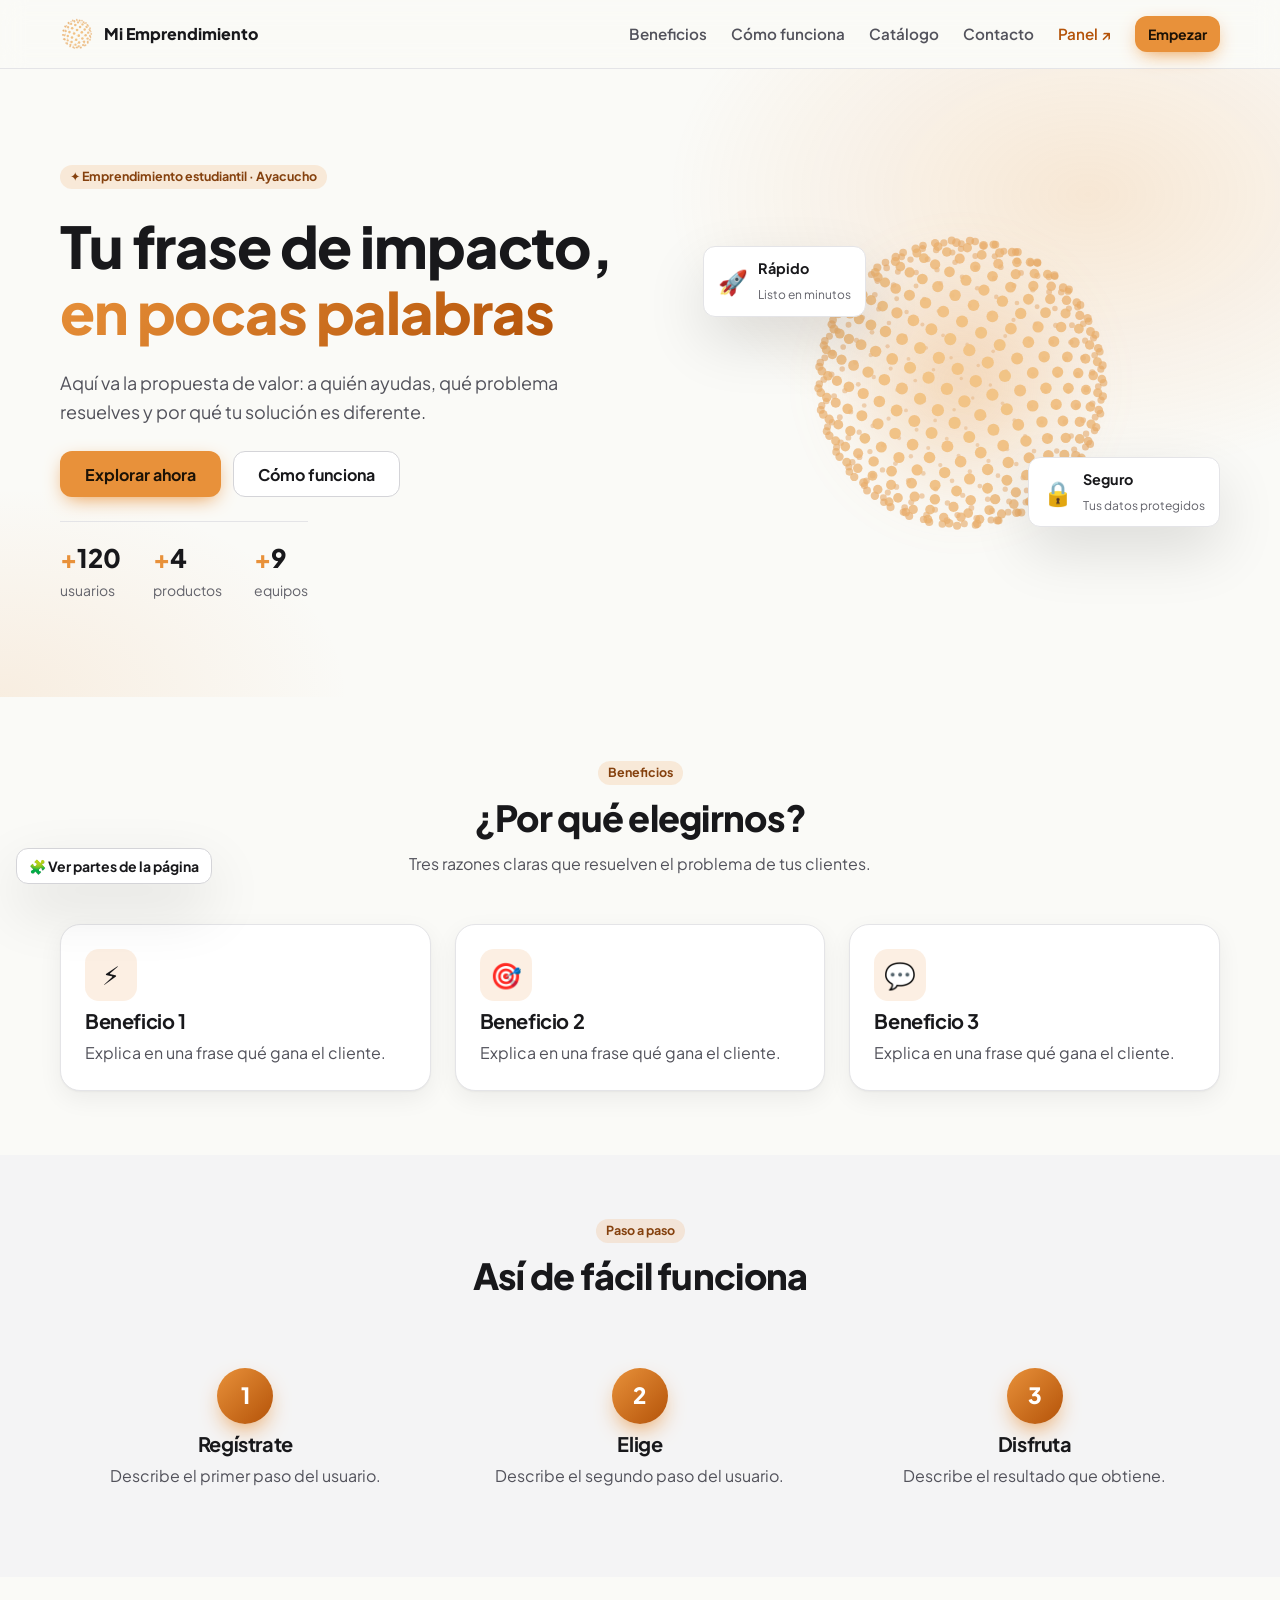
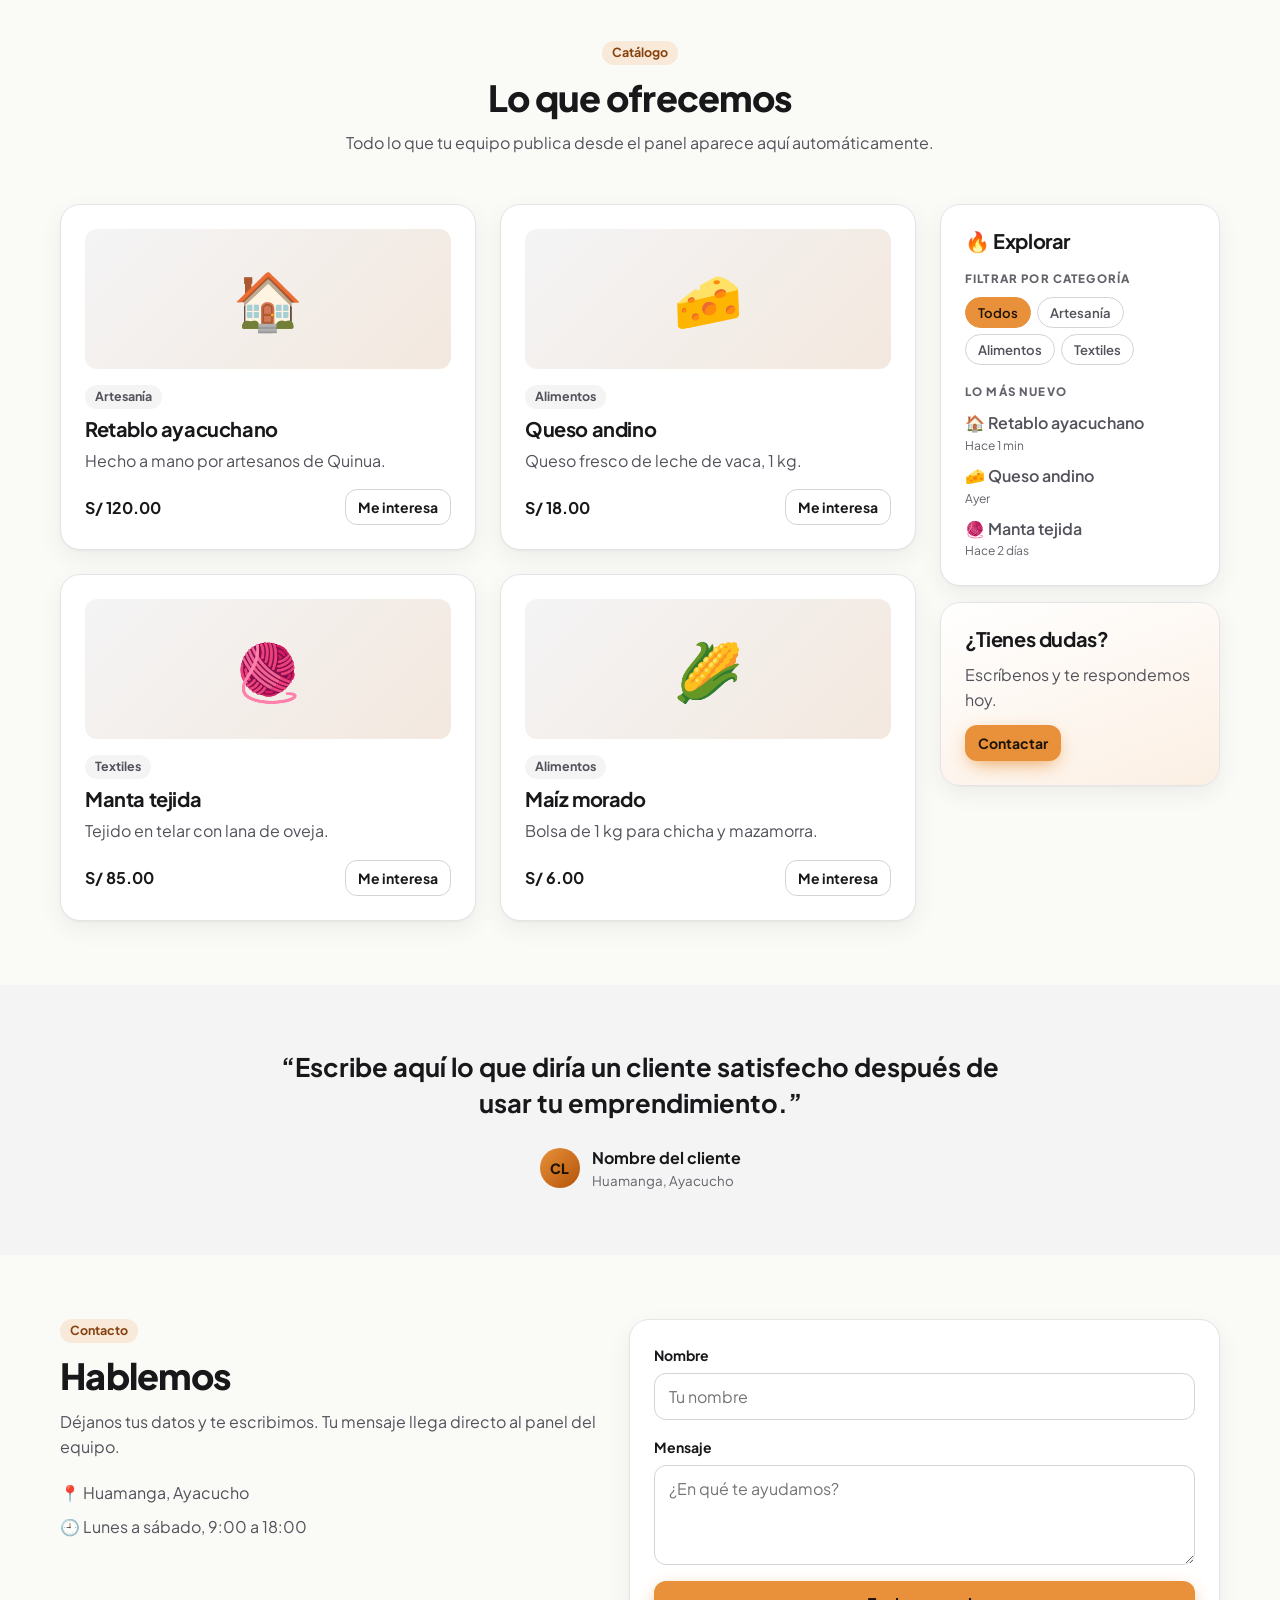
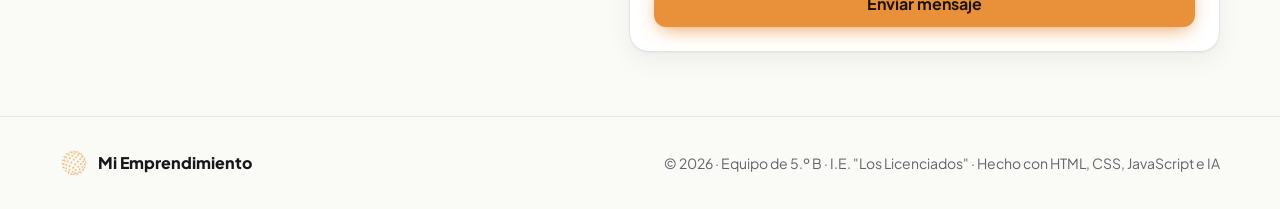
<file: index.html>
<!DOCTYPE html>
<html lang="es">
<head>
  <meta charset="UTF-8">
  <meta name="viewport" content="width=device-width, initial-scale=1">
  <title>Mi Emprendimiento · Sitio</title>
  <meta name="description" content="Propuesta de valor de mi emprendimiento.">
  <link rel="icon" href="data:image/svg+xml,%3Csvg xmlns='http://www.w3.org/2000/svg' viewBox='0 0 32 32'%3E%3Cdefs%3E%3ClinearGradient id='g' x1='0' y1='0' x2='1' y2='1'%3E%3Cstop offset='0' stop-color='%23F2C487'/%3E%3Cstop offset='1' stop-color='%23D98A3D'/%3E%3C/linearGradient%3E%3C/defs%3E%3Ccircle cx='16' cy='16' r='14' fill='url(%23g)'/%3E%3C/svg%3E">
  <meta name="theme-color" content="#FAFAF7">
  <link rel="preconnect" href="https://fonts.googleapis.com">
  <link rel="preconnect" href="https://fonts.gstatic.com" crossorigin>
  <link href="https://fonts.googleapis.com/css2?family=Plus+Jakarta+Sans:wght@400;600;700;800&display=swap" rel="stylesheet">
  <link rel="stylesheet" href="css/base.css">
  <link rel="stylesheet" href="css/cliente.css">
</head>
<body>

  <!-- ===================== 1. HEADER (encabezado) ===================== -->
  <header class="encabezado" data-parte="header">
    <div class="contenedor encabezado__fila">
      <a href="#inicio" class="marca">
        <canvas class="logo-esfera" width="34" height="34" aria-hidden="true"></canvas>
        <span data-config="nombre">Mi Emprendimiento</span>
      </a>

      <!-- ===================== 2. NAV (menú principal) ===================== -->
      <nav class="menu" id="menu" aria-label="Menú principal" data-parte="nav">
        <a href="#beneficios">Beneficios</a>
        <a href="#como-funciona">Cómo funciona</a>
        <a href="#catalogo">Catálogo</a>
        <a href="#contacto">Contacto</a>
        <a href="panel.html" class="menu__panel">Panel ↗</a>
      </nav>

      <div class="encabezado__acciones">
        <a href="#contacto" class="btn btn--primario btn--sm encabezado__cta">Empezar</a>
        <button class="btn btn--fantasma btn--icono menu__boton" id="menu-boton" aria-label="Abrir menú" aria-expanded="false" aria-controls="menu">☰</button>
      </div>
    </div>
  </header>

  <!-- ===================== 3. MAIN (contenido principal) ===================== -->
  <main data-parte="main">

    <!-- 3.1 PORTADA (hero): imagen principal + titular -->
    <section id="inicio" class="portada" data-parte="section · portada">
      <div class="contenedor portada__grid">
        <div class="portada__texto">
          <span class="chip aparecer">✦ Emprendimiento estudiantil · Ayacucho</span>
          <h1 class="aparecer" data-retraso="1">Tu frase de impacto, <span class="titulo-dorado">en pocas palabras</span></h1>
          <p class="portada__descripcion aparecer" data-retraso="2">
            Aquí va la propuesta de valor: a quién ayudas, qué problema resuelves
            y por qué tu solución es diferente.
          </p>
          <div class="portada__botones aparecer" data-retraso="3">
            <a href="#catalogo" class="btn btn--primario">Explorar ahora</a>
            <a href="#como-funciona" class="btn btn--secundario">Cómo funciona</a>
          </div>
          <dl class="portada__datos aparecer" data-retraso="3">
            <div><dt data-contar="120">0</dt><dd>usuarios</dd></div>
            <div><dt id="contador-catalogo">0</dt><dd id="contador-catalogo-etiqueta">en catálogo</dd></div>
            <div><dt data-contar="9">0</dt><dd>equipos</dd></div>
          </dl>
        </div>

        <!-- Imagen principal: esfera animada + tarjetas flotantes (cámbiala por tu ícono 3D o mascota) -->
        <div class="portada__visual" aria-hidden="true">
          <div class="portada__halo"></div>
          <canvas class="logo-esfera portada__esfera" width="340" height="340" data-puntos="520"></canvas>
          <div class="flotante flotante--1 flotar"><span>🚀</span><div><strong>Rápido</strong><small>Listo en minutos</small></div></div>
          <div class="flotante flotante--2 flotar"><span>🔒</span><div><strong>Seguro</strong><small>Tus datos protegidos</small></div></div>
        </div>
      </div>
    </section>

    <!-- 3.2 BENEFICIOS -->
    <section id="beneficios" class="seccion" data-parte="section · beneficios">
      <div class="contenedor">
        <header class="seccion__cabecera aparecer">
          <span class="chip">Beneficios</span>
          <h2>¿Por qué elegirnos?</h2>
          <p>Tres razones claras que resuelven el problema de tus clientes.</p>
        </header>
        <div class="rejilla rejilla--3">
          <article class="tarjeta tarjeta--hover beneficio aparecer"><span class="beneficio__icono">⚡</span><h3>Beneficio 1</h3><p>Explica en una frase qué gana el cliente.</p></article>
          <article class="tarjeta tarjeta--hover beneficio aparecer" data-retraso="1"><span class="beneficio__icono">🎯</span><h3>Beneficio 2</h3><p>Explica en una frase qué gana el cliente.</p></article>
          <article class="tarjeta tarjeta--hover beneficio aparecer" data-retraso="2"><span class="beneficio__icono">💬</span><h3>Beneficio 3</h3><p>Explica en una frase qué gana el cliente.</p></article>
        </div>
      </div>
    </section>

    <!-- 3.3 CÓMO FUNCIONA -->
    <section id="como-funciona" class="seccion seccion--suave" data-parte="section · cómo funciona">
      <div class="contenedor">
        <header class="seccion__cabecera aparecer">
          <span class="chip">Paso a paso</span>
          <h2>Así de fácil funciona</h2>
        </header>
        <ol class="pasos">
          <li class="paso aparecer"><span class="paso__numero">1</span><h3>Regístrate</h3><p>Describe el primer paso del usuario.</p></li>
          <li class="paso aparecer" data-retraso="1"><span class="paso__numero">2</span><h3>Elige</h3><p>Describe el segundo paso del usuario.</p></li>
          <li class="paso aparecer" data-retraso="2"><span class="paso__numero">3</span><h3>Disfruta</h3><p>Describe el resultado que obtiene.</p></li>
        </ol>
      </div>
    </section>

    <!-- 3.4 CATÁLOGO + ASIDE (contenido principal con barra lateral) -->
    <section id="catalogo" class="seccion" data-parte="section · catálogo">
      <div class="contenedor">
        <header class="seccion__cabecera aparecer">
          <span class="chip">Catálogo</span>
          <h2>Lo que ofrecemos</h2>
          <p>Todo lo que tu equipo publica desde el panel aparece aquí automáticamente.</p>
        </header>

        <div class="catalogo">
          <div class="catalogo__lista" id="catalogo-lista">
            <!-- Las tarjetas las crea js/cliente.js con los datos del panel -->
          </div>

          <!-- ===================== 4. ASIDE (barra lateral) ===================== -->
          <aside class="lateral" data-parte="aside">
            <div class="tarjeta lateral__bloque">
              <h3>🔥 Explorar</h3>
              <h4 class="lateral__subtitulo">Filtrar por categoría</h4>
              <div class="filtros" id="filtros-categoria"></div>
              <h4 class="lateral__subtitulo">Lo más nuevo</h4>
              <ul class="lateral__lista" id="lista-novedades"></ul>
            </div>
            <div class="tarjeta lateral__bloque lateral__bloque--acento">
              <h3>¿Tienes dudas?</h3>
              <p>Escríbenos y te respondemos hoy.</p>
              <a href="#contacto" class="btn btn--primario btn--sm">Contactar</a>
            </div>
          </aside>
        </div>
      </div>
    </section>

    <!-- 3.5 TESTIMONIO -->
    <section class="seccion seccion--suave" data-parte="section · testimonio">
      <div class="contenedor">
        <figure class="testimonio aparecer">
          <blockquote>“Escribe aquí lo que diría un cliente satisfecho después de usar tu emprendimiento.”</blockquote>
          <figcaption><span class="avatar">CL</span><div><strong>Nombre del cliente</strong><small>Huamanga, Ayacucho</small></div></figcaption>
        </figure>
      </div>
    </section>

    <!-- 3.6 CONTACTO (formulario del cliente) -->
    <section id="contacto" class="seccion" data-parte="section · contacto">
      <div class="contenedor contacto">
        <div class="aparecer">
          <span class="chip">Contacto</span>
          <h2>Hablemos</h2>
          <p>Déjanos tus datos y te escribimos. Tu mensaje llega directo al panel del equipo.</p>
          <ul class="contacto__datos">
            <li>📍 Huamanga, Ayacucho</li>
            <li>🕘 Lunes a sábado, 9:00 a 18:00</li>
          </ul>
        </div>
        <form class="tarjeta contacto__formulario aparecer" data-retraso="1" id="formulario-contacto" novalidate>
          <div class="campo"><label for="f-nombre">Nombre</label><input class="input" id="f-nombre" name="nombre" required placeholder="Tu nombre"></div>
          <div class="campo"><label for="f-mensaje">Mensaje</label><textarea class="input" id="f-mensaje" name="mensaje" required placeholder="¿En qué te ayudamos?"></textarea></div>
          <button class="btn btn--primario" type="submit" style="width:100%">Enviar mensaje</button>
        </form>
      </div>
    </section>
  </main>

  <!-- ===================== 5. FOOTER (pie de página) ===================== -->
  <footer class="pie" data-parte="footer">
    <div class="contenedor pie__fila">
      <a href="#inicio" class="marca"><canvas class="logo-esfera" width="28" height="28" aria-hidden="true"></canvas><span data-config="nombre">Mi Emprendimiento</span></a>
      <p>© 2026 · Equipo de 5.º B · I.E. "Los Licenciados" · Hecho con HTML, CSS, JavaScript e IA</p>
    </div>
  </footer>

  <!-- 🎓 Botón para clase: muestra las partes de la página -->
  <button class="btn btn--secundario btn--sm boton-partes" id="boton-partes" aria-pressed="false">🧩 Ver partes de la página</button>

  <!-- El orden importa: configuración → datos → animaciones → lógica -->
  <script src="js/config.js"></script>
  <script src="js/data.js"></script>
  <script src="js/animaciones.js"></script>
  <script src="js/cliente.js"></script>
</body>
</html>
</file>
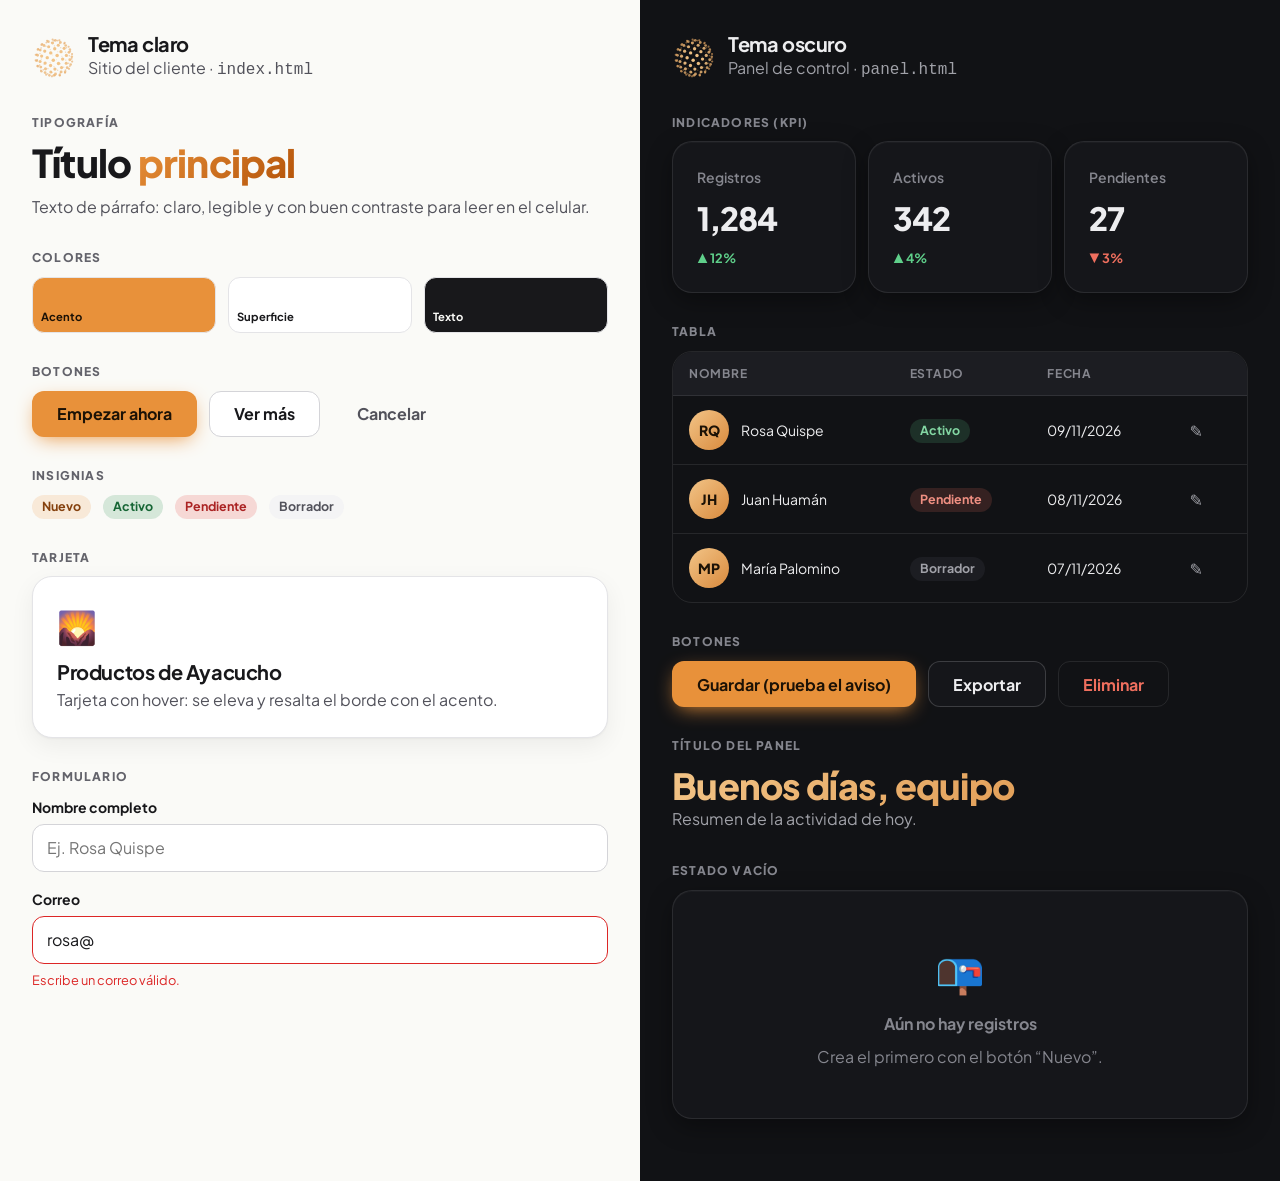
<file: componentes.html>
<!DOCTYPE html>
<html lang="es">
<head>
  <meta charset="UTF-8">
  <meta name="viewport" content="width=device-width, initial-scale=1">
  <title>Catálogo de componentes · Los Licenciados</title>
  <link rel="icon" href="data:image/svg+xml,%3Csvg xmlns='http://www.w3.org/2000/svg' viewBox='0 0 32 32'%3E%3Cdefs%3E%3ClinearGradient id='g' x1='0' y1='0' x2='1' y2='1'%3E%3Cstop offset='0' stop-color='%23F2C487'/%3E%3Cstop offset='1' stop-color='%23D98A3D'/%3E%3C/linearGradient%3E%3C/defs%3E%3Ccircle cx='16' cy='16' r='14' fill='url(%23g)'/%3E%3C/svg%3E">
  <meta name="theme-color" content="#FAFAF7">
  <link rel="preconnect" href="https://fonts.googleapis.com">
  <link rel="preconnect" href="https://fonts.gstatic.com" crossorigin>
  <link href="https://fonts.googleapis.com/css2?family=Plus+Jakarta+Sans:wght@400;600;700;800&display=swap" rel="stylesheet">
  <link rel="stylesheet" href="css/base.css">
  <style>
    /* Estilos SOLO de esta página de muestra */
    .catalogo { display: grid; grid-template-columns: 1fr; min-height: 100vh; }
    @media (min-width: 1000px) { .catalogo { grid-template-columns: 1fr 1fr; } }
    .lado { padding: var(--e-8); background: var(--fondo); color: var(--texto); }
    .lado > header { display: flex; align-items: center; gap: var(--e-3); margin-bottom: var(--e-8); }
    .bloque { margin-bottom: var(--e-8); }
    .bloque > h4 { font-size: .75rem; text-transform: uppercase; letter-spacing: .1em; color: var(--texto-tenue); margin-bottom: var(--e-3); }
    .fila { display: flex; flex-wrap: wrap; gap: var(--e-3); align-items: center; }
    .rejilla-3 { display: grid; grid-template-columns: repeat(3, 1fr); gap: var(--e-3); }
    .muestra { height: 56px; border-radius: var(--radio); border: 1px solid var(--borde); display: grid; place-items: end start; padding: 6px 8px; font-size: .7rem; font-weight: 700; }
  </style>
</head>
<body>
  <div class="catalogo">
    <!-- ☀️ TEMA CLARO — sitio del cliente -->
    <section class="lado" aria-label="Tema claro">
      <header>
        <canvas class="logo-esfera" width="44" height="44" aria-hidden="true"></canvas>
        <div><h3>Tema claro</h3><p>Sitio del cliente · <code>index.html</code></p></div>
      </header>

      <div class="bloque"><h4>Tipografía</h4>
        <h1 style="font-size:2.4rem">Título <span class="titulo-dorado">principal</span></h1>
        <p style="margin-top:8px">Texto de párrafo: claro, legible y con buen contraste para leer en el celular.</p>
      </div>

      <div class="bloque"><h4>Colores</h4>
        <div class="rejilla-3">
          <div class="muestra" style="background:var(--acento);color:var(--sobre-acento)">Acento</div>
          <div class="muestra" style="background:var(--superficie)">Superficie</div>
          <div class="muestra" style="background:var(--texto);color:var(--fondo)">Texto</div>
        </div>
      </div>

      <div class="bloque"><h4>Botones</h4>
        <div class="fila">
          <button class="btn btn--primario">Empezar ahora</button>
          <button class="btn btn--secundario">Ver más</button>
          <button class="btn btn--fantasma">Cancelar</button>
        </div>
      </div>

      <div class="bloque"><h4>Insignias</h4>
        <div class="fila">
          <span class="chip">Nuevo</span><span class="chip chip--exito">Activo</span>
          <span class="chip chip--alerta">Pendiente</span><span class="chip chip--neutro">Borrador</span>
        </div>
      </div>

      <div class="bloque"><h4>Tarjeta</h4>
        <article class="tarjeta tarjeta--hover">
          <div style="font-size:2rem" class="flotar">🌄</div>
          <h3 style="margin:8px 0 4px">Productos de Ayacucho</h3>
          <p>Tarjeta con hover: se eleva y resalta el borde con el acento.</p>
        </article>
      </div>

      <div class="bloque"><h4>Formulario</h4>
        <div class="campo"><label for="c1">Nombre completo</label><input id="c1" class="input" placeholder="Ej. Rosa Quispe"></div>
        <div class="campo campo--error"><label for="c2">Correo</label><input id="c2" class="input" value="rosa@"><span class="campo__ayuda">Escribe un correo válido.</span></div>
      </div>
    </section>

    <!-- 🌙 TEMA OSCURO — panel de control -->
    <section class="lado" data-tema="oscuro" aria-label="Tema oscuro">
      <header>
        <canvas class="logo-esfera" width="44" height="44" aria-hidden="true"></canvas>
        <div><h3>Tema oscuro</h3><p>Panel de control · <code>panel.html</code></p></div>
      </header>

      <div class="bloque"><h4>Indicadores (KPI)</h4>
        <div class="rejilla-3">
          <div class="tarjeta kpi"><span class="kpi__etiqueta">Registros</span><span class="kpi__valor" data-contar="1284">0</span><span class="kpi__cambio">▲ 12%</span></div>
          <div class="tarjeta kpi"><span class="kpi__etiqueta">Activos</span><span class="kpi__valor" data-contar="342">0</span><span class="kpi__cambio">▲ 4%</span></div>
          <div class="tarjeta kpi"><span class="kpi__etiqueta">Pendientes</span><span class="kpi__valor" data-contar="27">0</span><span class="kpi__cambio kpi__cambio--baja">▼ 3%</span></div>
        </div>
      </div>

      <div class="bloque"><h4>Tabla</h4>
        <div class="tabla-envoltura">
          <table class="tabla">
            <thead><tr><th>Nombre</th><th>Estado</th><th>Fecha</th><th></th></tr></thead>
            <tbody>
              <tr><td><div class="fila"><span class="avatar">RQ</span>Rosa Quispe</div></td><td><span class="chip chip--exito">Activo</span></td><td>09/11/2026</td><td><button class="btn btn--fantasma btn--icono" aria-label="Editar">✎</button></td></tr>
              <tr><td><div class="fila"><span class="avatar">JH</span>Juan Huamán</div></td><td><span class="chip chip--alerta">Pendiente</span></td><td>08/11/2026</td><td><button class="btn btn--fantasma btn--icono" aria-label="Editar">✎</button></td></tr>
              <tr><td><div class="fila"><span class="avatar">MP</span>María Palomino</div></td><td><span class="chip chip--neutro">Borrador</span></td><td>07/11/2026</td><td><button class="btn btn--fantasma btn--icono" aria-label="Editar">✎</button></td></tr>
            </tbody>
          </table>
        </div>
      </div>

      <div class="bloque"><h4>Botones</h4>
        <div class="fila">
          <button class="btn btn--primario" onclick="Animaciones.aviso('Guardado con éxito')">Guardar (prueba el aviso)</button>
          <button class="btn btn--secundario">Exportar</button>
          <button class="btn btn--peligro">Eliminar</button>
        </div>
      </div>

      <div class="bloque"><h4>Título del panel</h4>
        <h2 class="titulo-dorado">Buenos días, equipo</h2>
        <p>Resumen de la actividad de hoy.</p>
      </div>

      <div class="bloque"><h4>Estado vacío</h4>
        <div class="tarjeta vacio"><span class="vacio__icono">📭</span><strong>Aún no hay registros</strong><span>Crea el primero con el botón “Nuevo”.</span></div>
      </div>
    </section>
  </div>

  <script src="js/animaciones.js"></script>
</body>
</html>
</file>
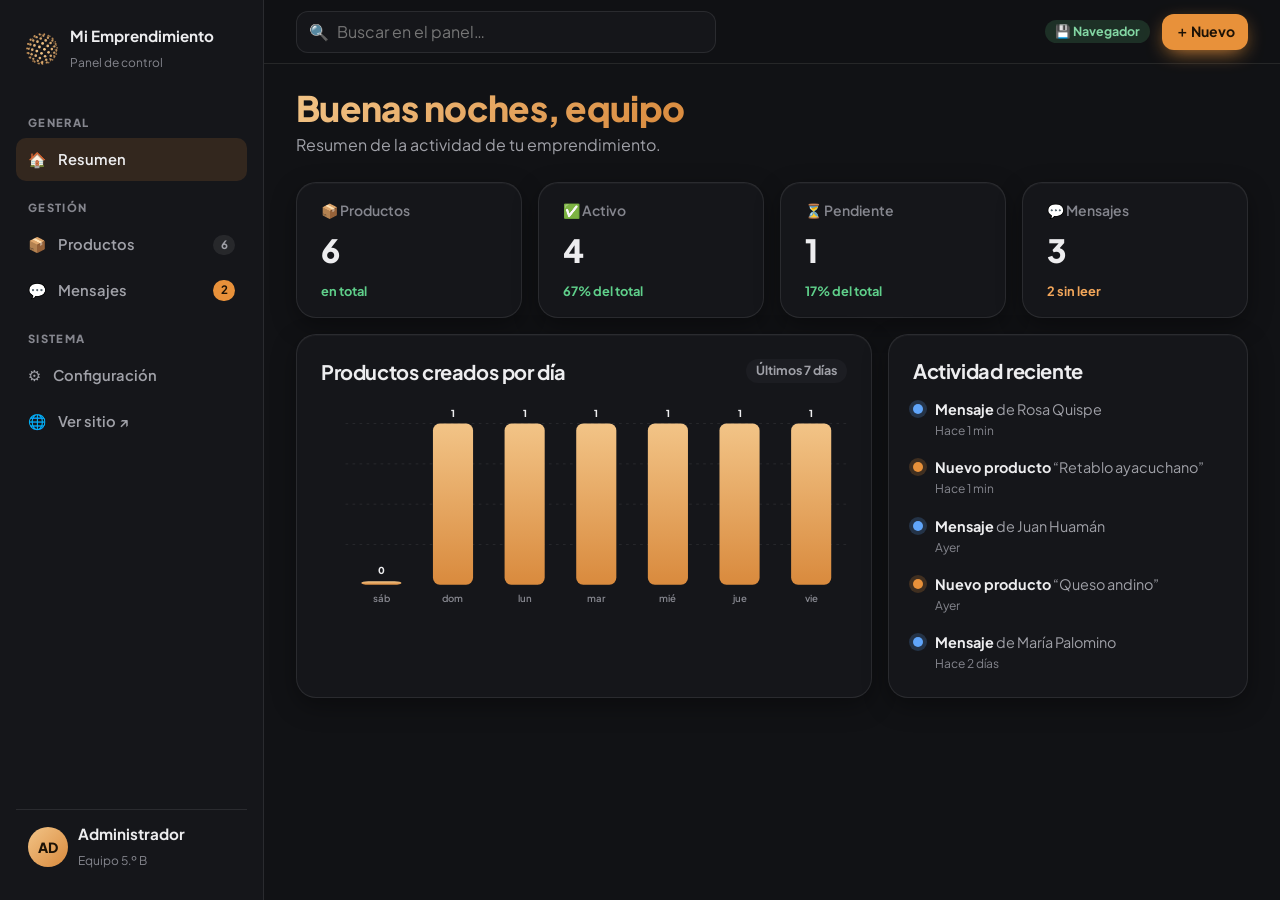
<file: panel.html>
<!DOCTYPE html>
<html lang="es" data-tema="oscuro">
<head>
  <meta charset="UTF-8">
  <meta name="viewport" content="width=device-width, initial-scale=1">
  <title>Panel de control · Mi Emprendimiento</title>
  <link rel="icon" href="data:image/svg+xml,%3Csvg xmlns='http://www.w3.org/2000/svg' viewBox='0 0 32 32'%3E%3Cdefs%3E%3ClinearGradient id='g' x1='0' y1='0' x2='1' y2='1'%3E%3Cstop offset='0' stop-color='%23F2C487'/%3E%3Cstop offset='1' stop-color='%23D98A3D'/%3E%3C/linearGradient%3E%3C/defs%3E%3Ccircle cx='16' cy='16' r='14' fill='url(%23g)'/%3E%3C/svg%3E">
  <meta name="theme-color" content="#111215">
  <link rel="preconnect" href="https://fonts.googleapis.com">
  <link rel="preconnect" href="https://fonts.gstatic.com" crossorigin>
  <link href="https://fonts.googleapis.com/css2?family=Plus+Jakarta+Sans:wght@400;600;700;800&display=swap" rel="stylesheet">
  <link rel="stylesheet" href="css/base.css">
  <link rel="stylesheet" href="css/panel.css">
</head>
<body>
  <div class="panel">

    <!-- ===================== BARRA LATERAL (aside) ===================== -->
    <aside class="lateral" id="lateral" aria-label="Navegación del panel">
      <div class="lateral__marca">
        <canvas class="logo-esfera" width="36" height="36" aria-hidden="true"></canvas>
        <div><strong data-config="nombre">Mi Emprendimiento</strong><small>Panel de control</small></div>
      </div>

      <nav class="lateral__menu">
        <p class="lateral__grupo">General</p>
        <a href="#resumen" class="lateral__enlace" data-vista="resumen"><span>🏠</span>Resumen</a>

        <p class="lateral__grupo">Gestión</p>
        <a href="#registros" class="lateral__enlace" data-vista="registros"><span id="menu-icono">📋</span><span id="menu-modulo">Registros</span><b class="lateral__contador" id="contador-registros">0</b></a>
        <a href="#mensajes" class="lateral__enlace" data-vista="mensajes"><span>💬</span>Mensajes<b class="lateral__contador lateral__contador--nuevo" id="contador-mensajes" hidden>0</b></a>

        <p class="lateral__grupo">Sistema</p>
        <a href="#configuracion" class="lateral__enlace" data-vista="configuracion"><span>⚙️</span>Configuración</a>
        <a href="index.html" class="lateral__enlace" id="enlace-sitio"><span>🌐</span>Ver sitio ↗</a>
      </nav>

      <div class="lateral__usuario">
        <span class="avatar">AD</span>
        <div><strong>Administrador</strong><small>Equipo 5.º B</small></div>
      </div>
    </aside>
    <div class="cortina" id="cortina"></div>

    <!-- ===================== ZONA PRINCIPAL ===================== -->
    <div class="principal">
      <!-- Barra superior -->
      <header class="superior">
        <button class="btn btn--fantasma btn--icono superior__menu" id="abrir-lateral" aria-label="Abrir menú">☰</button>
        <div class="superior__buscar">
          <span aria-hidden="true">🔍</span>
          <input type="search" id="buscador-global" placeholder="Buscar en el panel…" aria-label="Buscar">
        </div>
        <div class="superior__acciones">
          <span class="chip chip--exito superior__estado">● En línea</span>
          <button class="btn btn--primario btn--sm" data-abrir-modal>＋ Nuevo</button>
        </div>
      </header>

      <main class="contenido">

        <!-- ========== VISTA: RESUMEN ========== -->
        <section class="vista" id="vista-resumen" data-vista="resumen">
          <div class="vista__cabecera">
            <div>
              <h1 class="titulo-dorado" id="saludo">Buenos días, equipo</h1>
              <p>Resumen de la actividad de tu emprendimiento.</p>
            </div>
          </div>

          <div class="kpis" id="kpis"></div>

          <div class="rejilla-resumen">
            <article class="tarjeta">
              <div class="tarjeta__cabecera"><h2 class="h-tarjeta" id="grafico-titulo">Registros por día</h2><span class="chip chip--neutro">Últimos 7 días</span></div>
              <div id="grafico" class="grafico" role="img" aria-label="Gráfico de registros por día"></div>
            </article>
            <article class="tarjeta">
              <div class="tarjeta__cabecera"><h2 class="h-tarjeta">Actividad reciente</h2></div>
              <ul class="actividad" id="actividad"></ul>
            </article>
          </div>
        </section>

        <!-- ========== VISTA: REGISTROS (módulo principal) ========== -->
        <section class="vista" id="vista-registros" data-vista="registros" hidden>
          <div class="vista__cabecera">
            <div>
              <h1 class="titulo-dorado" id="titulo-modulo">Registros</h1>
              <p>Crea, edita y elimina la información de tu emprendimiento.</p>
            </div>
            <button class="btn btn--primario" data-abrir-modal id="boton-nuevo">＋ Nuevo registro</button>
          </div>

          <div class="barra-herramientas">
            <input type="search" class="input" id="buscador-tabla" placeholder="Buscar…" aria-label="Buscar registros">
            <select class="input" id="filtro-estado" aria-label="Filtrar por estado"></select>
          </div>

          <div class="tabla-envoltura">
            <table class="tabla" id="tabla-registros"><thead></thead><tbody></tbody></table>
          </div>
          <p class="tabla__pie" id="tabla-pie"></p>
        </section>

        <!-- ========== VISTA: MENSAJES (desde el formulario del sitio) ========== -->
        <section class="vista" id="vista-mensajes" data-vista="mensajes" hidden>
          <div class="vista__cabecera">
            <div><h1 class="titulo-dorado">Mensajes</h1><p>Lo que tus clientes escribieron en el formulario de contacto del sitio.</p></div>
          </div>
          <div class="mensajes" id="lista-mensajes"></div>
        </section>

        <!-- ========== VISTA: CONFIGURACIÓN ========== -->
        <section class="vista" id="vista-configuracion" data-vista="configuracion" hidden>
          <div class="vista__cabecera">
            <div><h1 class="titulo-dorado">Configuración</h1><p>Prueba cambios visuales en vivo. Para que sean permanentes, cámbialos en <code>css/base.css</code>.</p></div>
          </div>
          <div class="rejilla-config">
            <article class="tarjeta">
              <h2 class="h-tarjeta">🎨 Color de acento</h2>
              <p>Elige un color y mira cómo cambia todo el panel.</p>
              <div class="colores" id="colores">
                <button class="color" style="--c:#E8913A" data-color="#E8913A" aria-label="Ámbar"></button>
                <button class="color" style="--c:#22C55E" data-color="#22C55E" aria-label="Verde"></button>
                <button class="color" style="--c:#3B82F6" data-color="#3B82F6" aria-label="Azul"></button>
                <button class="color" style="--c:#A855F7" data-color="#A855F7" aria-label="Morado"></button>
                <button class="color" style="--c:#EF4444" data-color="#EF4444" aria-label="Rojo"></button>
                <label class="color color--libre" aria-label="Color personalizado"><input type="color" id="color-libre" value="#E8913A"></label>
              </div>
            </article>
            <article class="tarjeta">
              <h2 class="h-tarjeta">🌓 Tema</h2>
              <p>Cambia entre el tema oscuro y el claro.</p>
              <button class="btn btn--secundario" id="cambiar-tema">☀️ Usar tema claro</button>
            </article>
            <article class="tarjeta">
              <h2 class="h-tarjeta">♻️ Restablecer datos</h2>
              <p>Borra todo lo guardado y vuelve a los datos de ejemplo de <code>config.js</code>.</p>
              <button class="btn btn--peligro" id="restablecer">Restablecer datos</button>
            </article>
            <article class="tarjeta">
              <h2 class="h-tarjeta">🧩 Partes de este software</h2>
              <ul class="partes-lista">
                <li><code>panel.html</code> Interfaz del panel</li>
                <li><code>css/base.css</code> Diseño (colores y componentes)</li>
                <li><code>css/panel.css</code> Diseño propio del panel</li>
                <li><code>js/panel.js</code> Lógica del panel</li>
                <li><code>js/config.js</code> Configuración (qué datos guarda)</li>
                <li><code>js/data.js</code> Datos (dónde se guardan)</li>
              </ul>
            </article>
          </div>
        </section>
      </main>
    </div>
  </div>

  <!-- ===================== VENTANA MODAL: formulario ===================== -->
  <dialog class="modal" id="modal" aria-labelledby="modal-titulo">
    <form method="dialog" class="modal__contenido" id="formulario-registro" novalidate>
      <div class="modal__cabecera">
        <h2 id="modal-titulo">Nuevo registro</h2>
        <button class="btn btn--fantasma btn--icono" value="cancelar" formnovalidate aria-label="Cerrar">✕</button>
      </div>
      <div id="campos-formulario"></div>
      <div class="modal__pie">
        <button class="btn btn--fantasma" value="cancelar" formnovalidate>Cancelar</button>
        <button class="btn btn--primario" value="guardar" id="boton-guardar">Guardar</button>
      </div>
    </form>
  </dialog>

  <!-- El orden importa: configuración → datos → animaciones → lógica -->
  <script src="js/config.js"></script>
  <script src="js/data.js"></script>
  <script src="js/animaciones.js"></script>
  <script src="js/panel.js"></script>
</body>
</html>
</file>
<file: css/base.css>
/* =============================================================
   🎨 SISTEMA DE DISEÑO — Los Licenciados
   Este archivo define CÓMO SE VE todo el proyecto.
   · Tema claro  → sitio del cliente (index.html)
   · Tema oscuro → panel de control (panel.html), con data-tema="oscuro"
   Para cambiar la identidad del proyecto, cambia SOLO las variables.
   ============================================================= */

/* ---------- 1. Variables (tokens) ---------- */
:root {
  /* Marca */
  --acento: #E8913A;            /* ámbar: botones, selección, detalles */
  --acento-fuerte: #B45309;     /* ámbar oscuro: enlaces y texto sobre fondo claro */
  --sobre-acento: #1C1206;      /* texto encima del acento */
  --dorado-1: #E8913A;          /* degradado de títulos (más oscuro en tema claro) */
  --dorado-2: #B45309;
  --exito: #15803D;
  --alerta: #DC2626;

  /* Superficies (tema claro) */
  --fondo: #FAFAF7;
  --superficie: #FFFFFF;
  --superficie-2: #F4F4F5;
  --texto: #18181B;
  --texto-suave: #52525B;
  --texto-tenue: #63636B;
  --borde: #E4E4E7;
  --borde-fuerte: #D4D4D8;

  /* Tipografía */
  --fuente: "Plus Jakarta Sans", system-ui, -apple-system, "Segoe UI", sans-serif;
  --fs-base: 1rem;
  --fs-sm: 0.875rem;
  --fs-lg: 1.125rem;
  --fs-h3: 1.25rem;
  --fs-h2: clamp(1.6rem, 3.5vw, 2.25rem);
  --fs-h1: clamp(2.1rem, 5.5vw, 3.6rem);

  /* Espacios (escala de 4px) */
  --e-1: 0.25rem; --e-2: 0.5rem; --e-3: 0.75rem; --e-4: 1rem;
  --e-6: 1.5rem; --e-8: 2rem; --e-12: 3rem; --e-16: 4rem;

  /* Formas y profundidad */
  --radio: 12px;
  --radio-lg: 20px;
  --radio-total: 999px;
  --sombra: 0 1px 2px rgba(0,0,0,.04), 0 8px 24px rgba(0,0,0,.06);
  --sombra-lg: 0 24px 60px rgba(0,0,0,.12);
  --transicion: 200ms cubic-bezier(.2,.7,.2,1);
}

/* Tema oscuro: grafito + ámbar (panel de control) */
[data-tema="oscuro"] {
  --acento-fuerte: #F2A65A;
  --dorado-1: #F2C487;
  --dorado-2: #D98A3D;
  --exito: #5FCF8A;
  --alerta: #EF6F5E;

  --fondo: #111215;
  --superficie: #15161A;
  --superficie-2: #1C1D22;
  --texto: #EDEDEF;
  --texto-suave: #A0A1A8;
  --texto-tenue: #85868E;
  --borde: rgba(255,255,255,.09);
  --borde-fuerte: rgba(255,255,255,.17);

  --sombra: 0 1px 0 rgba(255,255,255,.03) inset, 0 8px 24px rgba(0,0,0,.35);
  --sombra-lg: 0 24px 60px rgba(0,0,0,.5);
  color-scheme: dark;
}

/* ---------- 2. Base ---------- */
*, *::before, *::after { box-sizing: border-box; margin: 0; padding: 0; }
html { scroll-behavior: smooth; -webkit-text-size-adjust: 100%; }
body {
  font-family: var(--fuente);
  font-size: var(--fs-base);
  line-height: 1.6;
  color: var(--texto);
  background: var(--fondo);
  -webkit-font-smoothing: antialiased;
}
h1, h2, h3, h4 { line-height: 1.15; letter-spacing: -0.02em; font-weight: 800; }
h1 { font-size: var(--fs-h1); }
h2 { font-size: var(--fs-h2); }
h3 { font-size: var(--fs-h3); font-weight: 700; }
p { color: var(--texto-suave); }
a { color: var(--acento-fuerte); text-decoration: none; }
a:hover { text-decoration: underline; }
img, svg, canvas { display: block; max-width: 100%; }
:focus-visible { outline: 3px solid var(--acento); outline-offset: 3px; border-radius: 4px; }

.contenedor { width: min(100% - 2rem, 1160px); margin-inline: auto; }
.oculto-visual { position: absolute; width: 1px; height: 1px; overflow: hidden; clip: rect(0 0 0 0); white-space: nowrap; }

/* Título con degradado dorado (como el panel de AcademiApp) */
.titulo-dorado {
  background: linear-gradient(135deg, var(--dorado-1), var(--dorado-2));
  -webkit-background-clip: text; background-clip: text;
  color: transparent;
}

/* ---------- 3. Componentes ---------- */

/* Botones */
.btn {
  display: inline-flex; align-items: center; justify-content: center; gap: var(--e-2);
  min-height: 46px; padding: 0 var(--e-6);
  border: 1px solid transparent; border-radius: var(--radio);
  font: 700 var(--fs-base) var(--fuente); cursor: pointer; text-decoration: none !important;
  transition: transform var(--transicion), background var(--transicion), box-shadow var(--transicion), border-color var(--transicion);
}
.btn:active { transform: scale(.98); }
.btn--primario { background: var(--acento); color: var(--sobre-acento); box-shadow: 0 6px 20px -6px var(--acento); }
.btn--primario:hover { transform: translateY(-2px); box-shadow: 0 10px 28px -8px var(--acento); }
.btn--secundario { background: var(--superficie); color: var(--texto); border-color: var(--borde-fuerte); }
.btn--secundario:hover { border-color: var(--acento); }
.btn--fantasma { background: transparent; color: var(--texto-suave); }
.btn--fantasma:hover { background: var(--superficie-2); color: var(--texto); }
.btn--peligro { background: transparent; color: var(--alerta); border-color: var(--borde); }
.btn--peligro:hover { border-color: var(--alerta); }
.btn--sm { min-height: 36px; padding: 0 var(--e-3); font-size: var(--fs-sm); }
.btn--icono { width: 40px; min-height: 40px; padding: 0; }

/* Tarjeta */
.tarjeta {
  background: var(--superficie); border: 1px solid var(--borde);
  border-radius: var(--radio-lg); padding: var(--e-6); box-shadow: var(--sombra);
}
.tarjeta--hover { transition: transform var(--transicion), border-color var(--transicion); }
.tarjeta--hover:hover { transform: translateY(-4px); border-color: var(--acento); }

/* Insignia / chip */
.chip {
  display: inline-flex; align-items: center; gap: var(--e-1);
  padding: 2px 10px; border-radius: var(--radio-total);
  font-size: 0.78rem; font-weight: 700;
  background: color-mix(in srgb, var(--acento) 16%, transparent);
  color: color-mix(in srgb, var(--acento-fuerte) 70%, var(--texto));
}
.chip--exito { background: color-mix(in srgb, var(--exito) 16%, transparent); color: color-mix(in srgb, var(--exito) 75%, var(--texto)); }
.chip--alerta { background: color-mix(in srgb, var(--alerta) 16%, transparent); color: color-mix(in srgb, var(--alerta) 75%, var(--texto)); }
.chip--neutro { background: var(--superficie-2); color: var(--texto-suave); }

/* Formularios */
.campo { display: grid; gap: 6px; margin-bottom: var(--e-4); }
.campo label { font-size: var(--fs-sm); font-weight: 700; color: var(--texto); }
.input {
  width: 100%; min-height: 46px; padding: 10px 14px;
  background: var(--superficie); color: var(--texto);
  border: 1px solid var(--borde-fuerte); border-radius: var(--radio);
  font: inherit; transition: border-color var(--transicion), box-shadow var(--transicion);
}
textarea.input { min-height: 100px; resize: vertical; }
.input:focus { outline: none; border-color: var(--acento); box-shadow: 0 0 0 4px color-mix(in srgb, var(--acento) 22%, transparent); }
.campo--error .input { border-color: var(--alerta); }
.campo__ayuda { font-size: 0.8rem; color: var(--texto-tenue); }
.campo--error .campo__ayuda { color: var(--alerta); }

/* Tabla */
.tabla-envoltura { overflow-x: auto; border: 1px solid var(--borde); border-radius: var(--radio-lg); }
.tabla { width: 100%; border-collapse: collapse; font-size: var(--fs-sm); }
.tabla th {
  text-align: left; padding: 12px 16px; background: var(--superficie-2);
  color: var(--texto-tenue); font-size: 0.75rem; text-transform: uppercase; letter-spacing: .06em;
}
.tabla td { padding: 14px 16px; border-top: 1px solid var(--borde); color: var(--texto); }
.tabla tbody tr { transition: background var(--transicion); }
.tabla tbody tr:hover { background: color-mix(in srgb, var(--acento) 6%, transparent); }

/* Indicador (KPI) */
.kpi { display: grid; gap: var(--e-1); }
.kpi__etiqueta { font-size: var(--fs-sm); color: var(--texto-tenue); font-weight: 600; }
.kpi__valor { font-size: 2rem; font-weight: 800; letter-spacing: -0.03em; }
.kpi__cambio { font-size: 0.8rem; font-weight: 700; color: var(--exito); }
.kpi__cambio--baja { color: var(--alerta); }
.kpi__cambio--alerta { color: var(--acento-fuerte); }

/* Avatar */
.avatar {
  display: inline-grid; place-items: center; width: 40px; height: 40px; border-radius: 50%;
  background: linear-gradient(135deg, var(--dorado-1), var(--dorado-2)); color: var(--sobre-acento);
  font-weight: 800; font-size: var(--fs-sm); flex-shrink: 0;
}

/* Aviso flotante (toast) */
.toast-zona { position: fixed; right: 16px; bottom: 16px; z-index: 100; display: grid; gap: 8px; }
.toast {
  display: flex; align-items: center; gap: 10px; min-width: 240px; max-width: 360px;
  padding: 12px 16px; border-radius: var(--radio);
  background: var(--texto); color: var(--fondo); box-shadow: var(--sombra-lg);
  font-weight: 600; font-size: var(--fs-sm); animation: toast-entra .3s ease both;
}
@keyframes toast-entra { from { opacity: 0; transform: translateY(12px); } }

/* Estado vacío */
.vacio { display: grid; place-items: center; gap: var(--e-2); padding: var(--e-12) var(--e-4); text-align: center; color: var(--texto-tenue); }
.vacio__icono { font-size: 2.5rem; }

/* ---------- 4. Animaciones ---------- */
/* Aparición al hacer scroll: agrega la clase "aparecer" a cualquier elemento */
.aparecer { opacity: 0; transform: translateY(24px); transition: opacity .7s ease, transform .7s cubic-bezier(.2,.7,.2,1); }
.aparecer.visible { opacity: 1; transform: none; }
.aparecer[data-retraso="1"] { transition-delay: .1s; }
.aparecer[data-retraso="2"] { transition-delay: .2s; }
.aparecer[data-retraso="3"] { transition-delay: .3s; }

/* Flotación suave (para íconos 3D o mascotas) */
.flotar { animation: flotar 5s ease-in-out infinite; }
@keyframes flotar { 50% { transform: translateY(-12px); } }

@media (prefers-reduced-motion: reduce) {
  *, *::before, *::after { animation: none !important; transition: none !important; scroll-behavior: auto !important; }
  .aparecer { opacity: 1; transform: none; }
}
</file>
<file: css/cliente.css>
/* =============================================================
   🌐 SITIO DEL CLIENTE — estilos propios de index.html
   (Los colores y componentes base están en base.css)
   ============================================================= */

/* ---------- Header + Nav ---------- */
.encabezado {
  position: sticky; top: 0; z-index: 50;
  background: color-mix(in srgb, var(--fondo) 82%, transparent);
  backdrop-filter: saturate(160%) blur(12px);
  border-bottom: 1px solid var(--borde);
}
.encabezado__fila { display: flex; align-items: center; gap: var(--e-6); min-height: 68px; }
.marca { display: inline-flex; align-items: center; gap: 10px; font-weight: 800; color: var(--texto); text-decoration: none !important; }
.menu { display: flex; gap: var(--e-6); margin-left: auto; }
.menu a { color: var(--texto-suave); font-weight: 600; font-size: .95rem; text-decoration: none; transition: color var(--transicion); }
.menu a:hover { color: var(--texto); }
.menu__panel { color: var(--acento-fuerte) !important; }
.encabezado__acciones { display: flex; gap: var(--e-2); align-items: center; }
.menu__boton { display: none; font-size: 1.3rem; }

/* ---------- Portada (hero) ---------- */
.portada { position: relative; overflow: hidden; padding: var(--e-16) 0; }
.portada::before {
  content: ""; position: absolute; inset: 0; z-index: -1;
  background:
    radial-gradient(600px 400px at 85% 20%, color-mix(in srgb, var(--acento) 18%, transparent), transparent 70%),
    radial-gradient(500px 300px at 0% 100%, color-mix(in srgb, var(--dorado-1) 12%, transparent), transparent 70%);
}
.portada__grid { display: grid; gap: var(--e-12); align-items: center; }
.portada__texto { display: grid; gap: var(--e-6); justify-items: start; }
.portada__descripcion { font-size: var(--fs-lg); max-width: 34rem; }
.portada__botones { display: flex; flex-wrap: wrap; gap: var(--e-3); }
.portada__datos { display: flex; gap: var(--e-8); padding-top: var(--e-4); border-top: 1px solid var(--borde); }
.portada__datos dt { font-size: 1.6rem; font-weight: 800; }
.portada__datos dt::before { content: "+"; color: var(--acento); }
.portada__datos dd { color: var(--texto-tenue); font-size: var(--fs-sm); }

.portada__visual { position: relative; display: grid; place-items: center; min-height: 360px; }
.portada__halo {
  position: absolute; width: 300px; height: 300px; border-radius: 50%;
  background: radial-gradient(circle, color-mix(in srgb, var(--acento) 30%, transparent), transparent 70%);
  filter: blur(20px);
}
.portada__esfera { position: relative; }
.flotante {
  position: absolute; display: flex; align-items: center; gap: 10px;
  padding: 10px 14px; border-radius: var(--radio);
  background: var(--superficie); border: 1px solid var(--borde); box-shadow: var(--sombra-lg);
}
.flotante span { font-size: 1.5rem; }
.flotante strong { display: block; font-size: .9rem; }
.flotante small { color: var(--texto-tenue); font-size: .75rem; }
.flotante--1 { top: 12%; left: 0; }
.flotante--2 { bottom: 10%; right: 0; animation-delay: -2.5s; }

/* ---------- Secciones ---------- */
.seccion { padding: var(--e-16) 0; }
.seccion--suave { background: var(--superficie-2); }
.seccion__cabecera { display: grid; justify-items: center; gap: var(--e-3); text-align: center; max-width: 40rem; margin: 0 auto var(--e-12); }
.rejilla { display: grid; gap: var(--e-6); }

.beneficio { display: grid; gap: var(--e-2); }
.beneficio__icono {
  display: grid; place-items: center; width: 52px; height: 52px; border-radius: 14px; font-size: 1.6rem;
  background: color-mix(in srgb, var(--acento) 14%, transparent);
}

/* Pasos */
.pasos { list-style: none; display: grid; gap: var(--e-6); counter-reset: paso; }
.paso { position: relative; display: grid; gap: var(--e-2); justify-items: center; text-align: center; padding: var(--e-6); }
.paso__numero {
  display: grid; place-items: center; width: 56px; height: 56px; border-radius: 50%;
  background: linear-gradient(135deg, var(--dorado-1), var(--dorado-2)); color: #fff;
  font-size: 1.4rem; font-weight: 800; box-shadow: 0 10px 24px -8px var(--acento);
}

/* ---------- Catálogo + aside ---------- */
.catalogo { display: grid; gap: var(--e-6); align-items: start; }
.catalogo__lista { display: grid; gap: var(--e-6); }
.item { display: grid; gap: var(--e-2); align-content: start; }
.item__imagen {
  display: grid; place-items: center; height: 140px; margin-bottom: var(--e-2);
  border-radius: var(--radio); font-size: 3.5rem;
  background: linear-gradient(135deg, var(--superficie-2), color-mix(in srgb, var(--acento) 12%, var(--superficie-2)));
}
.item .chip { justify-self: start; }
.item__pie { display: flex; justify-content: space-between; align-items: center; margin-top: var(--e-2); }

.lateral { display: grid; gap: var(--e-4); }
.lateral__bloque { display: grid; gap: var(--e-3); }
.lateral__lista { list-style: none; display: grid; gap: var(--e-2); }
.lateral__lista a { color: var(--texto-suave); font-weight: 600; }
.lateral__subtitulo { font-size: .72rem; text-transform: uppercase; letter-spacing: .1em; color: var(--texto-tenue); margin-top: var(--e-2); }
.lateral__lista small { display: block; color: var(--texto-tenue); font-size: .75rem; }
.filtros { display: flex; flex-wrap: wrap; gap: 6px; }
.filtro { padding: 6px 12px; border-radius: 999px; border: 1px solid var(--borde-fuerte); background: var(--superficie); color: var(--texto-suave); font: 600 .82rem var(--fuente); cursor: pointer; transition: all var(--transicion); }
.filtro:hover { border-color: var(--acento); }
.filtro.activo { background: var(--acento); border-color: var(--acento); color: var(--sobre-acento); }
.catalogo__vacio { grid-column: 1 / -1; }
.lateral__bloque--acento { background: linear-gradient(160deg, var(--superficie), color-mix(in srgb, var(--acento) 14%, var(--superficie))); }
.lateral__bloque--acento .btn { justify-self: start; }

/* ---------- Testimonio ---------- */
.testimonio { max-width: 46rem; margin: 0 auto; text-align: center; display: grid; gap: var(--e-6); }
.testimonio blockquote { font-size: clamp(1.2rem, 2.6vw, 1.6rem); font-weight: 700; line-height: 1.4; color: var(--texto); }
.testimonio figcaption { display: inline-flex; justify-content: center; align-items: center; gap: var(--e-3); text-align: left; }
.testimonio small { display: block; color: var(--texto-tenue); }

/* ---------- Contacto ---------- */
.contacto { display: grid; gap: var(--e-8); align-items: start; }
.contacto > div { display: grid; gap: var(--e-3); justify-items: start; }
.contacto__datos { list-style: none; display: grid; gap: var(--e-2); color: var(--texto-suave); margin-top: var(--e-2); }

/* ---------- Footer ---------- */
.pie { padding: var(--e-8) 0; border-top: 1px solid var(--borde); }
.pie__fila { display: flex; flex-wrap: wrap; justify-content: space-between; align-items: center; gap: var(--e-4); }
.pie p { font-size: var(--fs-sm); color: var(--texto-tenue); }

/* =============================================================
   📱 RESPONSIVE (mobile-first)
   ============================================================= */
@media (max-width: 819px) {
  .menu {
    position: absolute; top: 68px; left: 0; right: 0; flex-direction: column; gap: 0;
    background: var(--superficie); border-bottom: 1px solid var(--borde); box-shadow: var(--sombra-lg);
    max-height: 0; overflow: hidden; transition: max-height .3s ease;
  }
  .menu.abierto { max-height: 400px; }
  .menu a { padding: 14px 20px; border-top: 1px solid var(--borde); }
  .menu__boton { display: inline-flex; }
  .encabezado__acciones { margin-left: auto; }
  .encabezado__cta { display: none; }
  .portada__visual { min-height: 300px; }
  .portada__esfera { width: 240px !important; height: 240px !important; }
}
@media (min-width: 640px) {
  .rejilla--3, .pasos { grid-template-columns: repeat(3, 1fr); }
  .catalogo__lista { grid-template-columns: repeat(2, 1fr); }
}
@media (min-width: 960px) {
  .portada { padding: 6rem 0; }
  .portada__grid { grid-template-columns: 1.15fr 1fr; }
  .catalogo { grid-template-columns: 1fr 280px; }
  .lateral { position: sticky; top: 90px; }
  .contacto { grid-template-columns: 1fr 1.1fr; }
}

/* =============================================================
   🧩 MODO CLASE: "Ver partes de la página"
   ============================================================= */
.boton-partes { position: fixed; left: 16px; bottom: 16px; z-index: 60; box-shadow: var(--sombra-lg); }
.mostrar-partes [data-parte] { position: relative; outline: 3px dashed var(--acento); outline-offset: -3px; }
.mostrar-partes [data-parte]::after {
  content: attr(data-parte); position: absolute; top: 6px; left: 6px; z-index: 40;
  padding: 2px 10px; border-radius: 6px; background: var(--acento); color: var(--sobre-acento);
  font: 800 .75rem var(--fuente); text-transform: uppercase; letter-spacing: .05em; pointer-events: none;
}
.mostrar-partes .encabezado[data-parte] { position: sticky; }
.mostrar-partes [data-parte="nav"] { outline-color: #2563EB; }
.mostrar-partes [data-parte="nav"]::after { background: #2563EB; color: #fff; top: auto; bottom: -22px; left: 0; }
.mostrar-partes [data-parte="aside"] { outline-color: #16A34A; }
.mostrar-partes [data-parte="aside"]::after { background: #16A34A; color: #fff; }
.mostrar-partes [data-parte="main"] { outline-color: #7C3AED; }
.mostrar-partes [data-parte="main"]::after { background: #7C3AED; color: #fff; left: auto; right: 6px; top: 6px; }
@media (max-width: 819px) { .boton-partes { display: none; } }
</file>
<file: css/panel.css>
/* =============================================================
   🛠️ PANEL DE CONTROL — estilos propios de panel.html
   Inspirado en el panel de AcademiApp: grafito + ámbar.
   ============================================================= */

.panel { display: grid; grid-template-columns: 1fr; min-height: 100vh; }

/* ---------- Barra lateral ---------- */
.lateral {
  position: fixed; inset: 0 auto 0 0; z-index: 70; width: 264px;
  display: flex; flex-direction: column; gap: var(--e-4); padding: var(--e-4);
  background: var(--superficie); border-right: 1px solid var(--borde);
  transform: translateX(-100%); transition: transform .3s ease;
}
.lateral.abierta { transform: none; }
.cortina { position: fixed; inset: 0; z-index: 60; background: rgba(0,0,0,.55); opacity: 0; pointer-events: none; transition: opacity .3s; }
.cortina.visible { opacity: 1; pointer-events: auto; }

.lateral__marca { display: flex; align-items: center; gap: 10px; padding: var(--e-2); }
.lateral__marca strong, .lateral__usuario strong { display: block; font-size: .95rem; }
.lateral__marca small, .lateral__usuario small { color: var(--texto-tenue); font-size: .75rem; }

.lateral__menu { display: grid; gap: 2px; overflow-y: auto; }
.lateral__grupo { margin: var(--e-4) var(--e-3) var(--e-1); font-size: .7rem; font-weight: 800; text-transform: uppercase; letter-spacing: .12em; color: var(--texto-tenue); }
.lateral__enlace {
  position: relative; display: flex; align-items: center; gap: 12px; padding: 10px 12px;
  border-radius: 10px; color: var(--texto-suave); font-weight: 600; font-size: .92rem;
  text-decoration: none !important; transition: background var(--transicion), color var(--transicion);
}
.lateral__enlace:hover { background: rgba(255,255,255,.05); color: var(--texto); }
.lateral__enlace.activo { background: color-mix(in srgb, var(--acento) 14%, transparent); color: var(--texto); }
.lateral__enlace.activo::before {
  content: ""; position: absolute; left: -16px; top: 8px; bottom: 8px; width: 3px;
  border-radius: 0 3px 3px 0; background: var(--acento);
}
.lateral__contador {
  margin-left: auto; min-width: 22px; padding: 1px 7px; border-radius: 999px; text-align: center;
  font-size: .72rem; background: rgba(255,255,255,.08); color: var(--texto-suave);
}
.lateral__contador--nuevo { background: var(--acento); color: var(--sobre-acento); }
.lateral__usuario { display: flex; align-items: center; gap: 10px; margin-top: auto; padding: var(--e-3); border-top: 1px solid var(--borde); }

/* ---------- Barra superior ---------- */
.principal { min-width: 0; }
.superior {
  position: sticky; top: 0; z-index: 40; display: flex; align-items: center; gap: var(--e-3);
  min-height: 64px; padding: 0 var(--e-4);
  background: color-mix(in srgb, var(--fondo) 85%, transparent); backdrop-filter: blur(12px);
  border-bottom: 1px solid var(--borde);
}
.superior__buscar {
  min-width: 0;
  display: flex; align-items: center; gap: 8px; flex: 1; max-width: 420px;
  padding: 0 12px; border: 1px solid var(--borde); border-radius: var(--radio); background: var(--superficie);
}
.superior__buscar input { flex: 1; min-width: 0; width: 100%; min-height: 40px; border: 0; background: none; color: var(--texto); font: inherit; outline: none; }
.superior__acciones { flex-shrink: 0; white-space: nowrap; display: flex; align-items: center; gap: var(--e-3); margin-left: auto; }
.superior__estado { display: none; }

/* ---------- Contenido y vistas ---------- */
.contenido { padding: var(--e-6) var(--e-4) var(--e-12); max-width: 1280px; }
.vista { animation: vista-entra .35s ease both; }
@keyframes vista-entra { from { opacity: 0; transform: translateY(8px); } }
.vista__cabecera { display: flex; flex-wrap: wrap; justify-content: space-between; align-items: flex-end; gap: var(--e-4); margin-bottom: var(--e-6); }
.vista__cabecera h1 { font-size: clamp(1.6rem, 3vw, 2.2rem); margin-bottom: 4px; }

.kpis { display: grid; grid-template-columns: repeat(2, 1fr); gap: var(--e-4); margin-bottom: var(--e-4); }
.kpi { padding: var(--e-4) var(--e-6); }

.rejilla-resumen { display: grid; gap: var(--e-4); }
.h-tarjeta { font-size: var(--fs-h3); font-weight: 700; }
.tarjeta__cabecera { display: flex; justify-content: space-between; align-items: center; gap: var(--e-3); margin-bottom: var(--e-4); }

/* Gráfico de barras (SVG generado en panel.js) */
.grafico svg { width: 100%; height: auto; overflow: visible; }
.grafico .barra { fill: url(#degradado-barra); transition: opacity .2s; }
.grafico .barra:hover { opacity: .8; }
.grafico text { fill: var(--texto-tenue); font: 600 11px var(--fuente); }
.grafico .valor { fill: var(--texto); font-weight: 800; }
.grafico line { stroke: var(--borde); }

/* Actividad reciente */
.actividad { list-style: none; display: grid; gap: var(--e-4); }
.actividad li { display: flex; gap: 12px; font-size: .9rem; color: var(--texto-suave); }
.actividad strong { color: var(--texto); }
.actividad small { display: block; color: var(--texto-tenue); font-size: .75rem; }
.actividad__punto { flex-shrink: 0; width: 10px; height: 10px; margin-top: 6px; border-radius: 50%; background: var(--acento); box-shadow: 0 0 0 4px color-mix(in srgb, var(--acento) 20%, transparent); }
.actividad__punto--exito { background: var(--exito); box-shadow: 0 0 0 4px color-mix(in srgb, var(--exito) 20%, transparent); }
.actividad__punto--info { background: #60A5FA; box-shadow: 0 0 0 4px rgba(96,165,250,.2); }

/* Tabla del módulo */
.barra-herramientas { display: grid; gap: var(--e-3); margin-bottom: var(--e-4); }
.celda-nombre { display: flex; align-items: center; gap: 12px; }
.celda-nombre strong { display: block; }
.celda-nombre small { color: var(--texto-tenue); }
.tabla__acciones { text-align: right; white-space: nowrap; }
.tabla__pie { margin-top: var(--e-3); font-size: var(--fs-sm); color: var(--texto-tenue); }

/* Mensajes */
.mensajes { display: grid; gap: var(--e-3); }
.mensaje { display: flex; align-items: flex-start; gap: var(--e-4); padding: var(--e-4) var(--e-6); }
.mensaje > div { flex: 1; }
.mensaje__cabecera { display: flex; justify-content: space-between; gap: var(--e-3); }
.mensaje__cabecera small { color: var(--texto-tenue); }
.mensaje--nuevo { border-left: 3px solid var(--acento); }
.mensaje p { margin-top: 4px; }
.mensaje__acciones { display: flex; gap: 4px; flex-shrink: 0; }
.celda-nombre .avatar { font-size: 1.2rem; background: var(--superficie-2); border: 1px solid var(--borde); color: var(--texto); }
.vacio-tabla td { padding: 0; }

/* Configuración */
.rejilla-config { display: grid; gap: var(--e-4); }
.rejilla-config .tarjeta { display: grid; gap: var(--e-3); align-content: start; }
.rejilla-config .btn { justify-self: start; }
.colores { display: flex; flex-wrap: wrap; gap: var(--e-3); }
.color { width: 40px; height: 40px; border-radius: 50%; border: 3px solid transparent; background: var(--c); cursor: pointer; box-shadow: 0 0 0 1px var(--borde-fuerte); }
.color.activo { border-color: var(--texto); }
.color--libre { display: grid; place-items: center; background: conic-gradient(red, yellow, lime, cyan, blue, magenta, red); overflow: hidden; }
.color--libre input { opacity: 0; width: 100%; height: 100%; cursor: pointer; }
.partes-lista { list-style: none; display: grid; gap: 8px; font-size: .88rem; color: var(--texto-suave); }
.partes-lista code { display: inline-block; min-width: 120px; color: var(--acento-fuerte); }

/* ---------- Ventana modal ---------- */
.modal {
  width: min(520px, calc(100% - 2rem)); margin: auto; padding: 0; border: 1px solid var(--borde-fuerte);
  border-radius: var(--radio-lg); background: var(--superficie-2); color: var(--texto); box-shadow: var(--sombra-lg);
}
.modal::backdrop { background: rgba(0,0,0,.6); backdrop-filter: blur(4px); }
.modal[open] { animation: modal-entra .25s ease both; }
@keyframes modal-entra { from { opacity: 0; transform: translateY(16px) scale(.98); } }
.modal__contenido { padding: var(--e-6); }
.modal__cabecera { display: flex; justify-content: space-between; align-items: center; margin-bottom: var(--e-6); }
.modal__cabecera h2 { font-size: 1.3rem; }
.modal__pie { display: flex; justify-content: flex-end; gap: var(--e-3); margin-top: var(--e-2); }

/* =============================================================
   📱 RESPONSIVE
   ============================================================= */
@media (min-width: 700px) {
  .kpis { grid-template-columns: repeat(4, 1fr); }
  .barra-herramientas { grid-template-columns: 1fr 220px; }
  .rejilla-config { grid-template-columns: repeat(2, 1fr); }
  .superior__estado { display: inline-flex; }
}
@media (min-width: 1024px) {
  .panel { grid-template-columns: 264px 1fr; }
  .lateral { position: sticky; top: 0; height: 100vh; transform: none; }
  .cortina, .superior__menu { display: none; }
  .superior, .contenido { padding-left: var(--e-8); padding-right: var(--e-8); }
  .rejilla-resumen { grid-template-columns: 1.6fr 1fr; }
  .rejilla-config { grid-template-columns: repeat(3, 1fr); }
}
@media (max-width: 699px) {
  .tabla .col-extra { display: none; }
}
</file>
